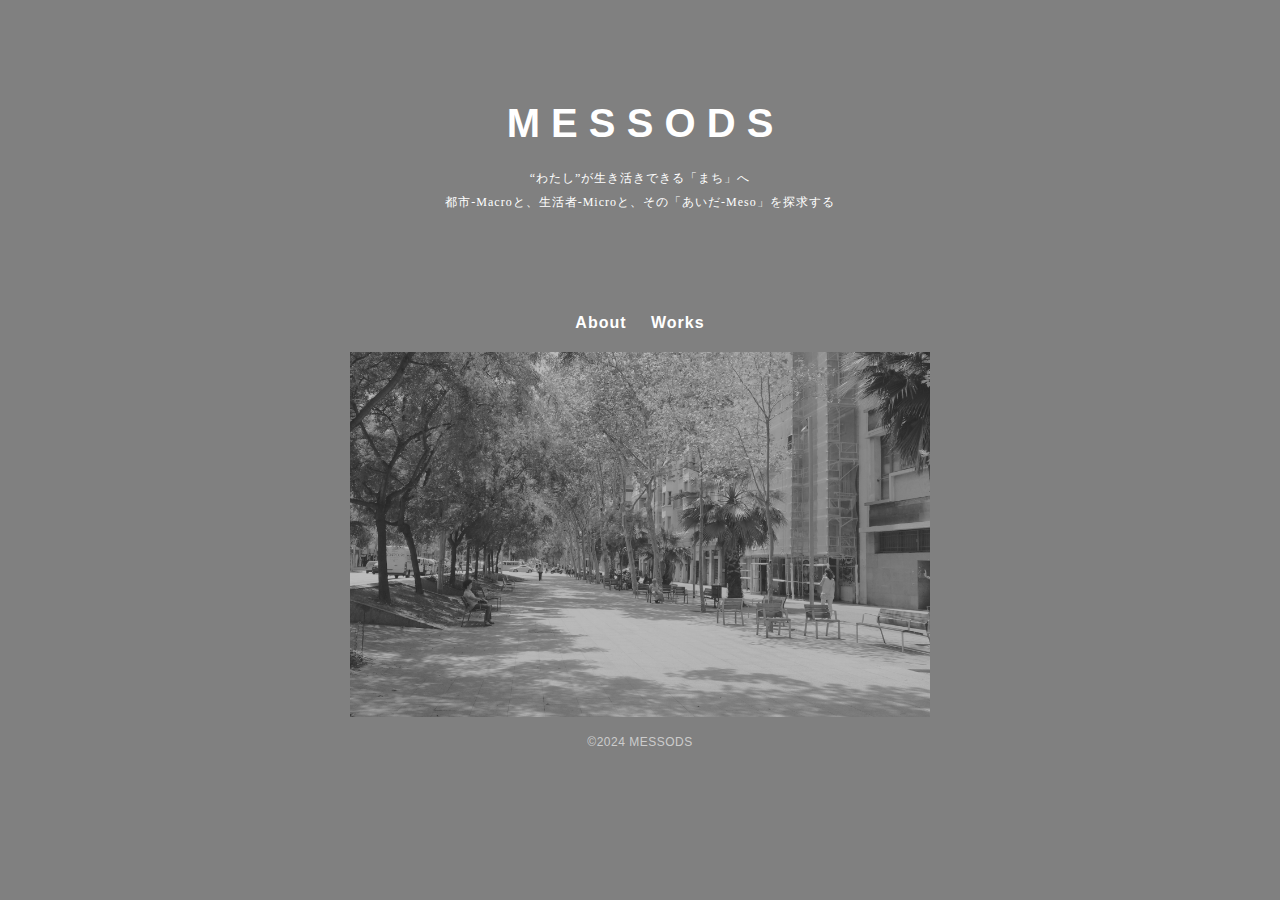
<file: index.html>
<!DOCTYPE html>
<html lang="ja">

<head>
  <meta charset="UTF-8">
  <title>MESSODS</title>
  <meta name="viewport" content="width=device-width, initial-scale=1.0, minimum-scale=1.0">
  <link rel="stylesheet" href="./css/normalize.css">
  <link rel="stylesheet" href="./css/style.css">
  <link rel="icon" href="images/favicon.ico">
  <!-- Open Graph tags -->
    <meta property="og:title" content="MESSODS" />
    <meta property="og:type" content="website" />
    <meta property="og:url" content="https://messods.jp" />
    <meta property="og:image" content="https://messods.jp/images/top.jpg" />
    <meta property="og:description" content="わたし”が生き活きできる「まち」へ
       都市-Macroと、生活者-Microと、その「あいだ-Meso」を探求する" />
    <meta property="og:site_name" content="“わたし”が生き活きできる「まち」へ" />
  <!-- X Card tags -->
    <meta name="twitter:card" content="summary_large_image" />
    <meta name="twitter:site" content="@messodsmasaki" />
    <meta name="twitter:title" content="MESSODS" />
    <meta name="twitter:description" content="“わたし”が生き活きできる「まち」へ" />
    <meta name="twitter:image" content="https://messods.jp/images/top.jpg" />
</head>

<body>

<header class="header-index">
  <div class="header-title">
    <p class="site-title"><a href="/">M E S S O D S</a></p>
    <p class="site-title-sub">“わたし”が生き活きできる「まち」へ<br>
      都市-Macroと、生活者-Microと、その「あいだ-Meso」を探求する
    </p>
  </div>

  <nav class="global-nav">
  <ul>
    <li class="nav-item"><a href="about" target="_self">About</a></li>
    <li class="nav-item"><a href="works" target="_self">Works</a></li>
  </ul>
  </nav>
</header>

<div class="top-image-box">
  <img class="top-image" src="images/top.jpg">
</div>


<footer class="footer">
    <p class="footer-text">©︎2024 MESSODS</p>
</footer>

</body>

</html>
</file>
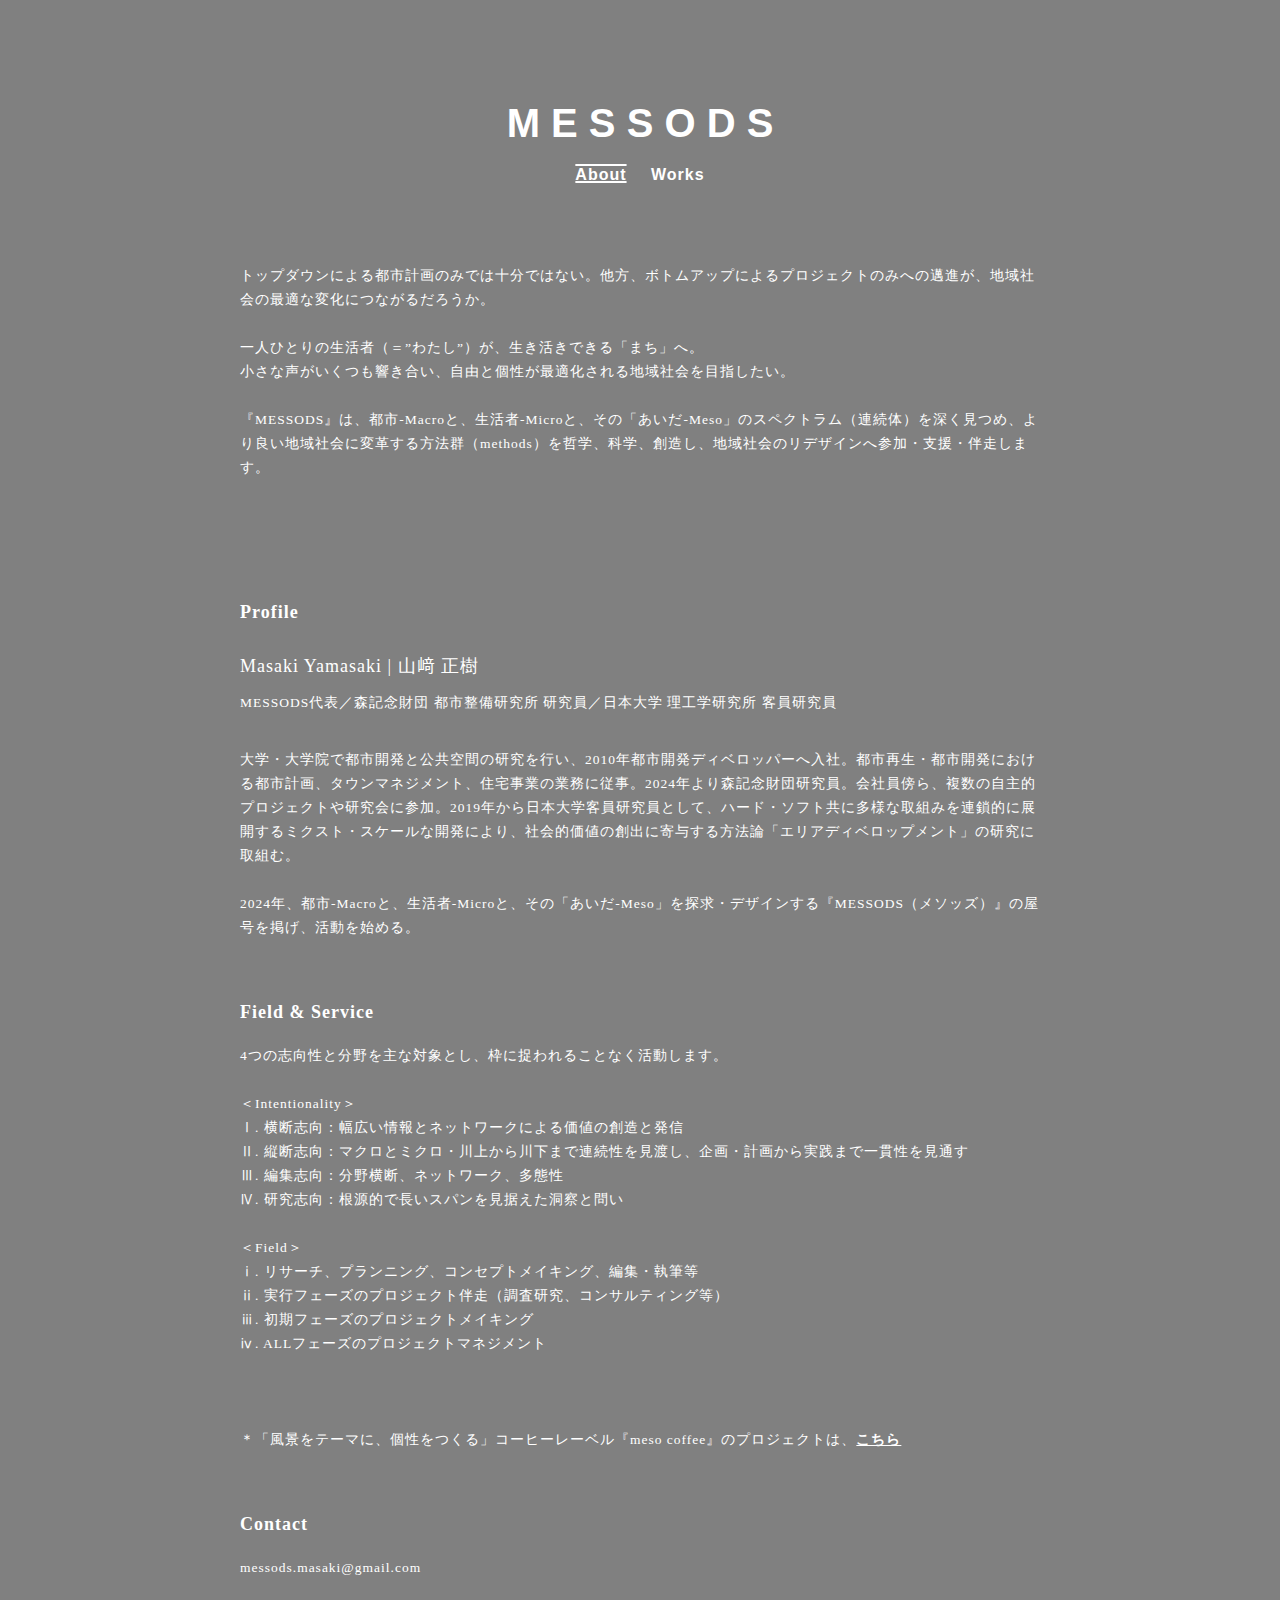
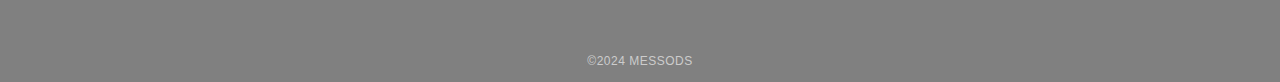
<file: about.html>
<!DOCTYPE html>
<html lang="ja">

<head>
  <meta charset="UTF-8">
  <title>About | MESSODS</title>
  <meta name="viewport" content="width=device-width, initial-scale=1.0, minimum-scale=1.0">
  <link rel="stylesheet" href="./css/normalize.css">
  <link rel="stylesheet" href="./css/style.css">
  <link rel="icon" href="images/favicon.ico">
  <!-- Open Graph tags -->
    <meta property="og:title" content="MESSODS" />
    <meta property="og:type" content="website" />
    <meta property="og:url" content="https://messods.jp" />
    <meta property="og:image" content="https://messods.jp/images/top.jpg" />
    <meta property="og:description" content="わたし”が生き活きできる「まち」へ
     都市-Macroと、生活者-Microと、その「あいだ-Meso」を探求する" />
    <meta property="og:site_name" content="“わたし”が生き活きできる「まち」へ" />
  <!-- X Card tags -->
    <meta name="twitter:card" content="summary_large_image" />
    <meta name="twitter:site" content="@messodsmasaki" />
    <meta name="twitter:title" content="MESSODS" />
    <meta name="twitter:description" content="“わたし”が生き活きできる「まち」へ" />
    <meta name="twitter:image" content="https://messods.jp/images/top.jpg" />
</head>

<body>

<header class="header-index">
  <div class="header-title">
    <div class="title-box">
    <p class="site-title"><a href="/">M E S S O D S</a></p>
    </div>
  </div>

  <nav class="global-nav">
  <div class="global-nav-about">
  <ul>
    <li class="nav-item-about">About</li>
    <li class="nav-item"><a href="works" target="_self">Works</a></li>
  </ul>
  </nav>
  </div>
</header>


<section class="about">
  <div class="about-zone about-zone-top">
  <p class="about-text">
トップダウンによる都市計画のみでは十分ではない。他方、ボトムアップによるプロジェクトのみへの邁進が、地域社会の最適な変化につながるだろうか。</br></br>
一人ひとりの生活者（＝”わたし”）が、生き活きできる「まち」へ。</br>
小さな声がいくつも響き合い、自由と個性が最適化される地域社会を目指したい。</br></br>
『MESSODS』は、都市-Macroと、生活者-Microと、その「あいだ-Meso」のスペクトラム（連続体）を深く見つめ、より良い地域社会に変革する方法群（methods）を哲学、科学、創造し、地域社会のリデザインへ参加・支援・伴走します。
  </p>
  </div>
</section>

<section class="about">
  <div class="about-zone">
  <p class="heading-text">Profile</p>
  <p class="profile-name">Masaki Yamasaki | 山﨑 正樹</p>
  <!-- <p class="profile-name-sub">Area Planner／Coffee Blender</p> -->
  <p class="profile-name-sub">MESSODS代表／森記念財団 都市整備研究所 研究員／日本大学 理工学研究所 客員研究員</p>
  <p class="about-text">
大学・大学院で都市開発と公共空間の研究を行い、2010年都市開発ディベロッパーへ入社。都市再生・都市開発における都市計画、タウンマネジメント、住宅事業の業務に従事。2024年より森記念財団研究員。会社員傍ら、複数の自主的プロジェクトや研究会に参加。2019年から日本大学客員研究員として、ハード・ソフト共に多様な取組みを連鎖的に展開するミクスト・スケールな開発により、社会的価値の創出に寄与する方法論「エリアディベロップメント」の研究に取組む。</br></br>
2024年、都市-Macroと、生活者-Microと、その「あいだ-Meso」を探求・デザインする『MESSODS（メソッズ）』の屋号を掲げ、活動を始める。
  </p>
</section>

<section class="about">
  <div class="about-zone">
  <p class="heading-text">Field & Service</p>
  <p class="about-text">
  4つの志向性と分野を主な対象とし、枠に捉われることなく活動します。
  </br></br>
    ＜Intentionality＞</br>
    Ⅰ. 横断志向：幅広い情報とネットワークによる価値の創造と発信</br>
    Ⅱ. 縦断志向：マクロとミクロ・川上から川下まで連続性を見渡し、企画・計画から実践まで一貫性を見通す</br>
    Ⅲ. 編集志向：分野横断、ネットワーク、多態性</br>
    Ⅳ. 研究志向：根源的で長いスパンを見据えた洞察と問い</br></br>
    ＜Field＞</br>
    ⅰ. リサーチ、プランニング、コンセプトメイキング、編集・執筆等</br>
    ⅱ. 実行フェーズのプロジェクト伴走（調査研究、コンサルティング等）</br>
    ⅲ. 初期フェーズのプロジェクトメイキング</br>
    ⅳ. ALLフェーズのプロジェクトマネジメント</br></br></br></br>
    ＊「風景をテーマに、個性をつくる」コーヒーレーベル『meso coffee』のプロジェクトは、<a href="https://www.instagram.com/meso_coffee/" target="_blank" rel="noopener noreferrer"><span class="line">こちら</span></a>
  </p>
</section>

<section class="about">
  <div class="about-zone">
  <p class="heading-text">Contact</p>
  <p class="about-text">
    messods.masaki@gmail.com</p>
</section>


<footer class="footer">
    <p class="footer-text">©︎2024 MESSODS</p>
</footer>

</body>

</html>
</file>
<file: css/style.css>
@charset "UTF-8";

/* --------------------------------
 * base
 * -------------------------------- */
html {
/*  font-size: 62.5%;*/
/*  scroll-behavior: smooth;*/
}
body {
  background: #808080;
  color: #808080;
/*  font-size: 1.4rem;*/
  text-align: center;
  font-family: "yumincho","yu mincho","Hiragino Mincho ProN","MS PMincho",serif;
/*  font-family: "Hiragino Sans","Hiragino Kaku Gothic ProN","Yu Gothic","Meiryo", sans-serif;*/
}
h1 {
/*  font-size: 2em;*/
  margin: 0.67em 0;
}
h2 {
/*  font-size: 1.4em;*/
  margin: 0;
}
h3 {
/*  font-size: 0.8em;*/
  margin: 0;
}
ul {
  list-style: none;
  margin: 0px;
  padding: 0px;
}
li {
  list-style-type: none;
  margin: 0px;
  padding: 0px;
}
a {
  font-weight:bold;
  text-decoration:none;
}
a:link {
  color:#FFFFFF;
}
a:visited {
  color:#FFFFFF;
}
a:hover {
  color:#FFFFFF;
}
a:active {
  color:#FFFFFF;
}

/* --------------------------------
 * parts
 * -------------------------------- */
.clearfix::after{
  content: "";
  display: block;
  clear: both;
}
.line {
  text-decoration: underline;
}
.line:hover{
  color:#FFFFFF;
  opacity: 0.7;
}

/* --------------------------------
 * header
 * -------------------------------- */
.header-index {
  width: 580px;
  padding: 80px 0 0;
  margin:0 auto;
}
.header-title{
  margin: 0 auto;
}
.site-title {
  font-size: 40px;
  font-weight: bold;
  font-family: "Arial";
  color: #FFFFFF;
  text-decoration: none;
  margin: 20px 0;
}
.site-title a:hover {
  color:#FFFFFF;
  text-decoration:none;
}
.site-title-sub {
  margin: 0 0 100px;
  font-size: 12px;
  color: #FFFFFF;
  text-align: center;
  letter-spacing: 1px;
  line-height: 24px;
}
.global-nav{
  font-family: "Hiragino Sans","Hiragino Kaku Gothic ProN","Yu Gothic","Meiryo", sans-serif;
  text-align: center;
}
.global-nav .nav-item{
  font-size: 16px;
  display: inline-block;
  margin: 0 10px;
  letter-spacing: 1px;
}
.global-nav ul{
  margin: 0;
  padding: 0;
}
.nav-item:hover {
color:#FFFFFF;
opacity: 0.7;
}
.top-image{
  width: 580px;
  padding: 20px 0 0;
  margin:0 auto;
}

/* --------------------------------
 * about
 * --------------------------------*/
.heading-text{
  margin: 0;
  font-size: 18px;
  font-weight: bold;
  color: #FFFFFF;
  letter-spacing: 1px;
  line-height: 24px;
  text-align: left;
}
.about-zone{
  width: 800px;
  padding: 0;
  margin: 40px auto;
}
.about-zone-top{
  margin-top: 60px;
  margin-bottom: 100px;
}
.about-text {
  margin: 0;
  padding: 20px 0 20px;
  font-size: 13.5px;
  color: #FFFFFF;
  letter-spacing: 1px;
  line-height: 24px;
  text-align: left;
}
.profile-name{
  margin: 30px auto 10px;
  padding: 0;
  font-size: 18px;
  color: #FFFFFF;
  letter-spacing: 1px;
  line-height: 24px;
  text-align: left;
}
.profile-name-sub{
  margin: 0 auto 10px;
  padding: 0;
  font-size: 13.5px;
  color: #FFFFFF;
  letter-spacing: 1px;
  line-height: 30px;
  text-align: left;
}
.global-nav .nav-item-about{
  font-size: 16px;
  font-weight: bold;
  color: #FFFFFF;
  display: inline-block;
  margin: 0 10px;
  letter-spacing: 1px;
  text-decoration-line: underline overline;
  text-decoration-thickness: 2px;
}

/* --------------------------------
 * works
 * --------------------------------*/
.works-zone{
  width: 800px;
  padding: 0;
  margin: 50px auto;
}
.works-box {
  margin: 40px auto 0;
  padding: 0 30px 30px;
  background-color: #FFFFFF;
  overflow: hidden;
  height: 300px;
  position: relative;
}
.works-title{
  margin: 30px 0;
  font-size: 16px;
  font-weight: bold;
  letter-spacing: 1px;
  text-align: left;
}
.works-image{
  margin: 0 20px 0 0;
  width: 250px;
  height: 210px;
  object-fit: cover;
  display: block;
  float: left;
}
.works-text{
  font-size: 13px;
  letter-spacing: 1px;
  line-height: 20px;
  text-align: left;
}
.works-text-sub{
  font-size: 10px;
  letter-spacing: 1px;
  line-height: 20px;
  text-align: left;
  position: absolute;
  bottom: 30px;
  left: 300px;
}

/* --------------------------------
 * footer
 * --------------------------------*/
.footer{
  padding: 10px 0;
  clear:both;
}
.footer-text {
  margin: 0;
  font-family: "Arial";
  font-size: 12px;
  color: #cccccc;
  line-height: 22px;
  letter-spacing: 0.5px;
}

/* --------------------------------
 * smart phone
 * -------------------------------- */
@media (max-width: 768px) {

/*   --- header ---*/
  .header-index {
    width: 100%;
    padding: 40px 0 0;
  }
  .header-title{
    padding: 0 15px;
  }
  .site-title {
    font-size: 28px;
    margin:35px 0 8px;
  }
  .site-title-sub {
    margin: 0 0 80px;
    font-size: 10.5px;
  }
  .global-nav .nav-item{
    font-size: 14px;
  }
  .top-image-box{
    overflow: hidden;
  }
  .top-image{
    width: 155%;
  }

/*   --- about ---*/
  .about{
   padding: 0 30px;
  }
  .about-zone{
    width: 100%;
  }
  .global-nav-about{
    margin-top: 15px;
  }
  .global-nav .nav-item-about{
    font-size: 14px;
  }

/*   --- works ---*/
  .works-zone{
    width: 100%;
  }
  .works-box {
    padding: 0 30px 20px;
    height: auto;
  }
  .works-title{
    margin: 20px 0;
    color: black;
  }
  .works-image-box{
    overflow: hidden;
  }
  .works-image{
    margin: 0 auto;
    width: 400px;
    float: none;
  }
  .works-text{
    color: black;
  }
  .works-text-sub{
    margin: 25px auto 0;
    color: black;
    letter-spacing: 0.5px;
    position: static;
  }

/*   --- footer ---*/
  .footer{
    padding: 5px 0;
  }
  .footer-text {
    font-size: 10px;
  }

}
</file>
